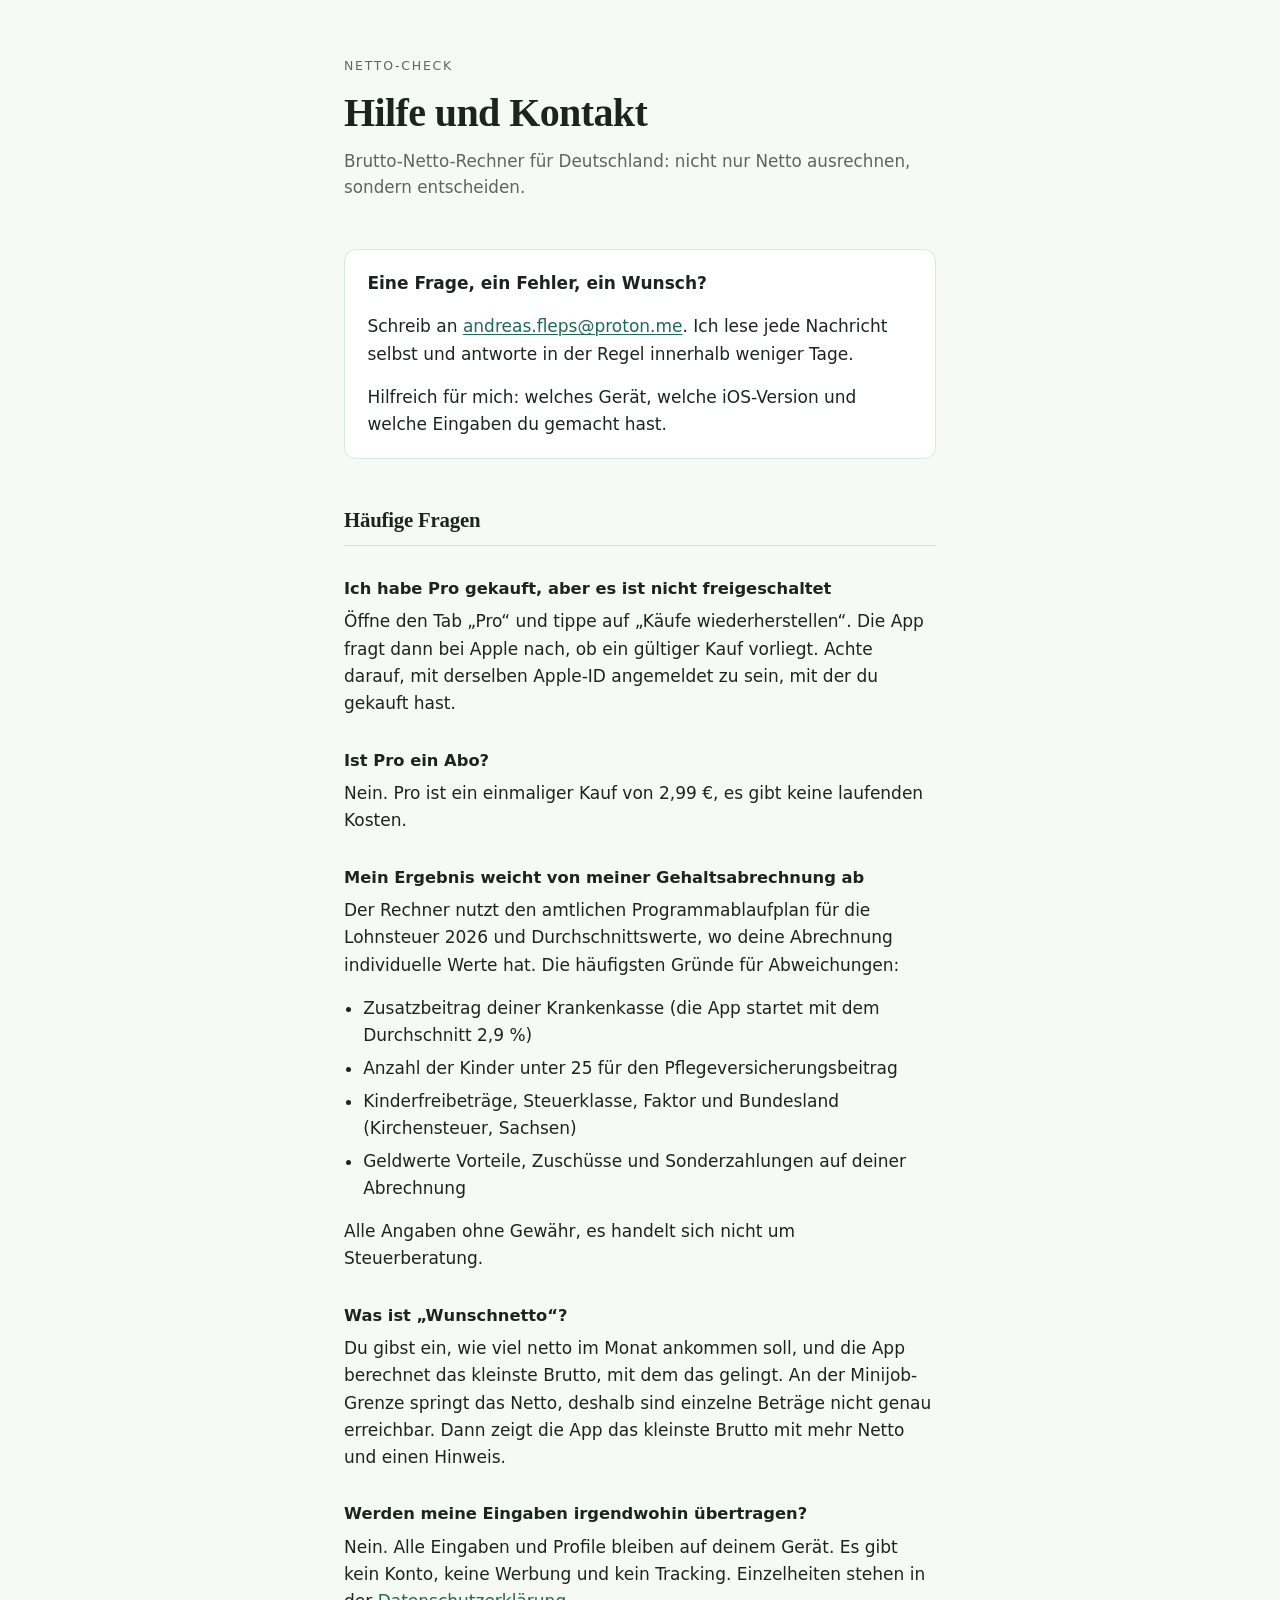
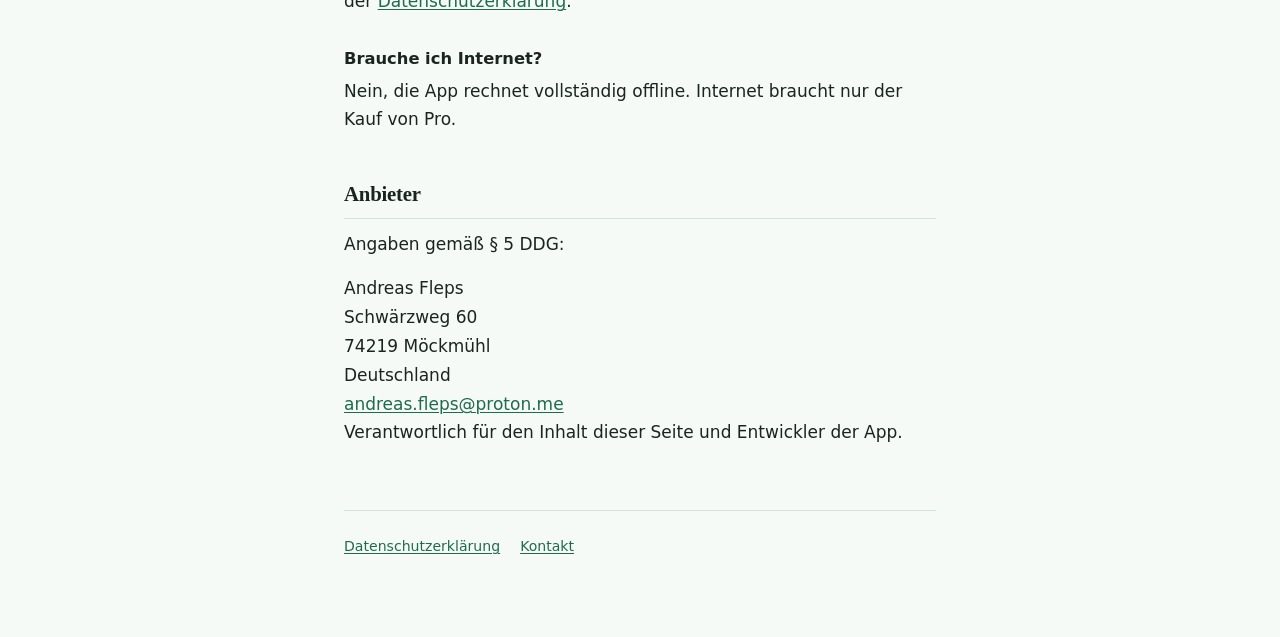
<file: index.html>
<!DOCTYPE html>
<html lang="de">
<head>
<meta charset="utf-8">
<meta name="viewport" content="width=device-width, initial-scale=1">
<title>Netto-Check — Hilfe und Kontakt</title>
<meta name="description" content="Hilfe, häufige Fragen und Kontakt zur App Netto-Check.">
<link rel="stylesheet" href="stil.css">
</head>
<body>
<div class="huelle">

  <header class="kopf">
    <p class="marke">Netto-Check</p>
    <h1>Hilfe und Kontakt</h1>
    <p class="vorspann">Brutto-Netto-Rechner für Deutschland: nicht nur Netto ausrechnen, sondern entscheiden.</p>
  </header>

  <div class="karte">
    <p><strong>Eine Frage, ein Fehler, ein Wunsch?</strong></p>
    <p>Schreib an <a href="mailto:andreas.fleps@proton.me">andreas.fleps@proton.me</a>. Ich lese jede Nachricht selbst und antworte in der Regel innerhalb weniger Tage.</p>
    <p>Hilfreich für mich: welches Gerät, welche iOS-Version und welche Eingaben du gemacht hast.</p>
  </div>

  <h2>Häufige Fragen</h2>

  <h3>Ich habe Pro gekauft, aber es ist nicht freigeschaltet</h3>
  <p>Öffne den Tab „Pro“ und tippe auf „Käufe wiederherstellen“. Die App fragt dann bei Apple nach, ob ein gültiger Kauf vorliegt. Achte darauf, mit derselben Apple-ID angemeldet zu sein, mit der du gekauft hast.</p>

  <h3>Ist Pro ein Abo?</h3>
  <p>Nein. Pro ist ein einmaliger Kauf von 2,99 €, es gibt keine laufenden Kosten.</p>

  <h3>Mein Ergebnis weicht von meiner Gehaltsabrechnung ab</h3>
  <p>Der Rechner nutzt den amtlichen Programmablaufplan für die Lohnsteuer 2026 und Durchschnittswerte, wo deine Abrechnung individuelle Werte hat. Die häufigsten Gründe für Abweichungen:</p>
  <ul>
    <li>Zusatzbeitrag deiner Krankenkasse (die App startet mit dem Durchschnitt 2,9 %)</li>
    <li>Anzahl der Kinder unter 25 für den Pflegeversicherungsbeitrag</li>
    <li>Kinderfreibeträge, Steuerklasse, Faktor und Bundesland (Kirchensteuer, Sachsen)</li>
    <li>Geldwerte Vorteile, Zuschüsse und Sonderzahlungen auf deiner Abrechnung</li>
  </ul>
  <p>Alle Angaben ohne Gewähr, es handelt sich nicht um Steuerberatung.</p>

  <h3>Was ist „Wunschnetto“?</h3>
  <p>Du gibst ein, wie viel netto im Monat ankommen soll, und die App berechnet das kleinste Brutto, mit dem das gelingt. An der Minijob-Grenze springt das Netto, deshalb sind einzelne Beträge nicht genau erreichbar. Dann zeigt die App das kleinste Brutto mit mehr Netto und einen Hinweis.</p>

  <h3>Werden meine Eingaben irgendwohin übertragen?</h3>
  <p>Nein. Alle Eingaben und Profile bleiben auf deinem Gerät. Es gibt kein Konto, keine Werbung und kein Tracking. Einzelheiten stehen in der <a href="datenschutz.html">Datenschutzerklärung</a>.</p>

  <h3>Brauche ich Internet?</h3>
  <p>Nein, die App rechnet vollständig offline. Internet braucht nur der Kauf von Pro.</p>

  <h2>Anbieter</h2>
  <p>Angaben gemäß § 5 DDG:</p>
  <address class="anschrift">
    Andreas Fleps<br>
    Schwärzweg 60<br>
    74219 Möckmühl<br>
    Deutschland<br>
    <a href="mailto:andreas.fleps@proton.me">andreas.fleps@proton.me</a>
  </address>
  <p>Verantwortlich für den Inhalt dieser Seite und Entwickler der App.</p>

  <footer class="fuss">
    <a href="datenschutz.html">Datenschutzerklärung</a>
    <a href="mailto:andreas.fleps@proton.me">Kontakt</a>
  </footer>

</div>
</body>
</html>
</file>
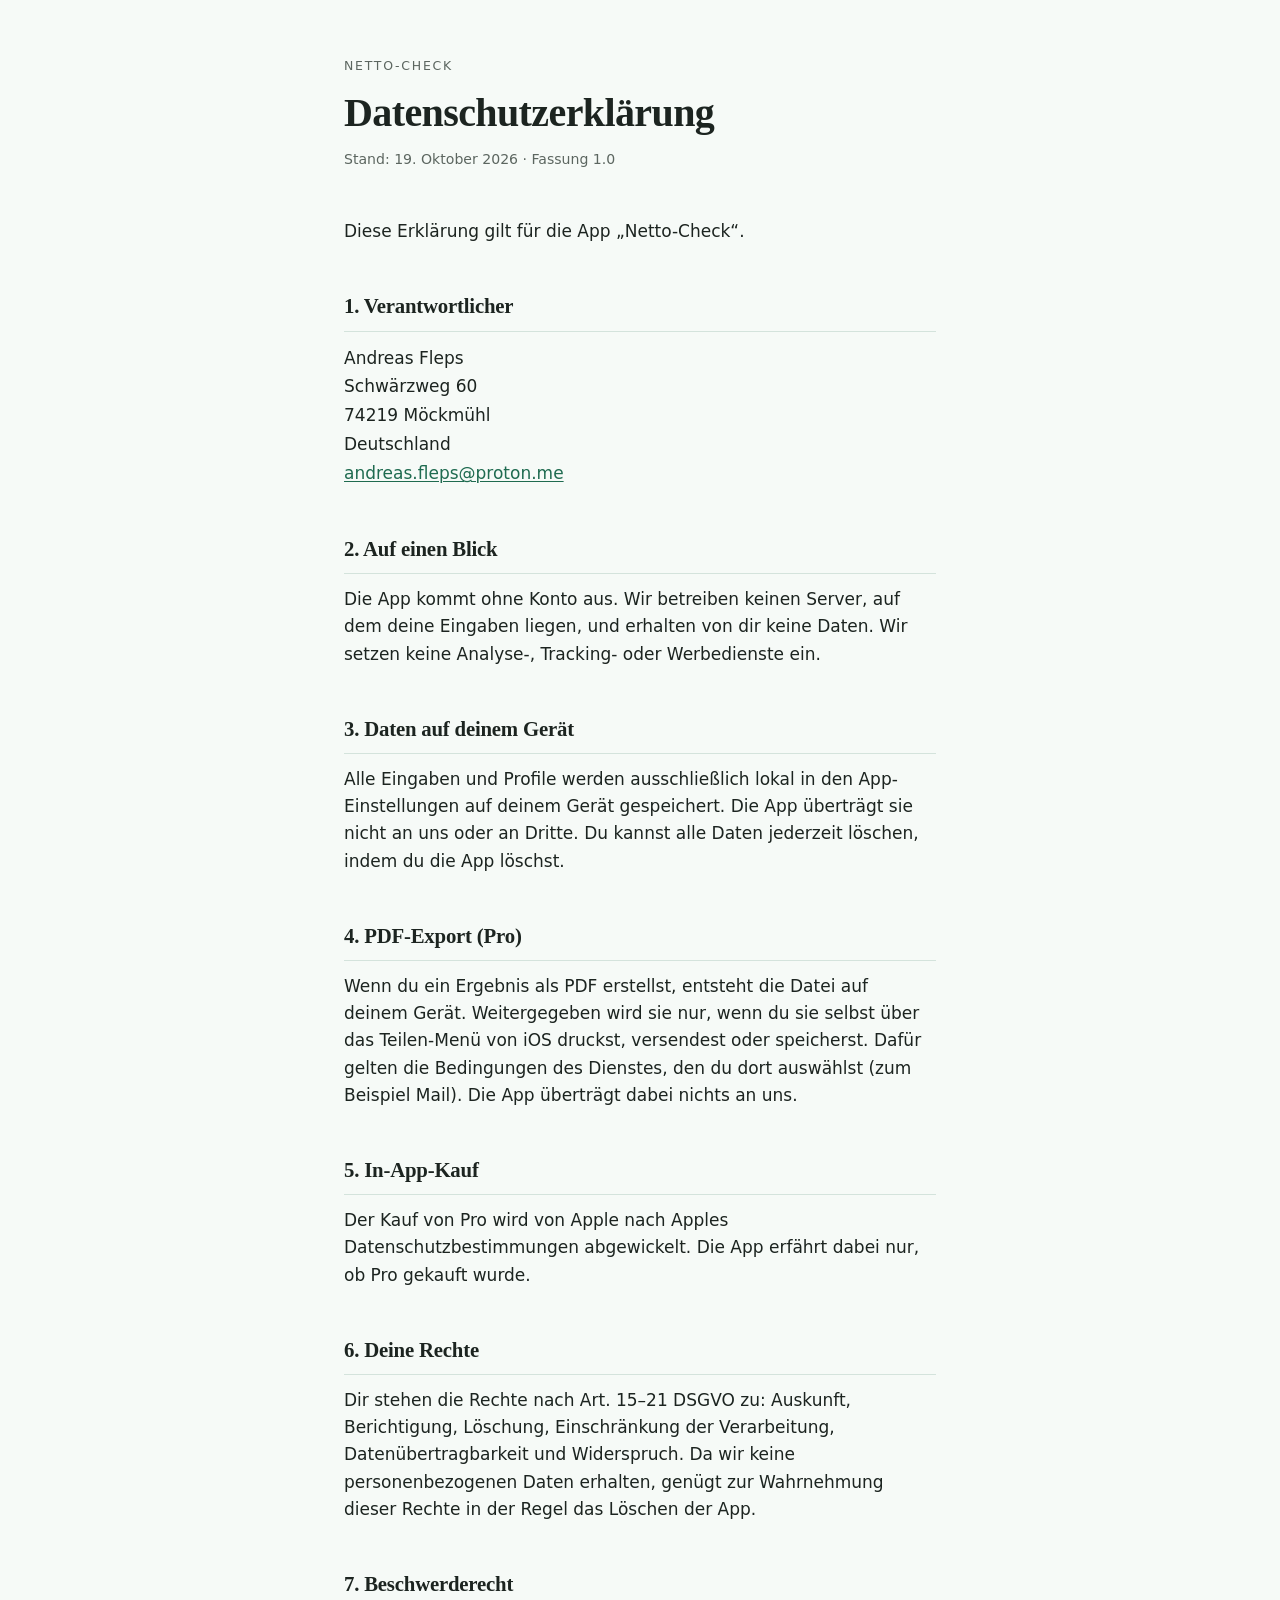
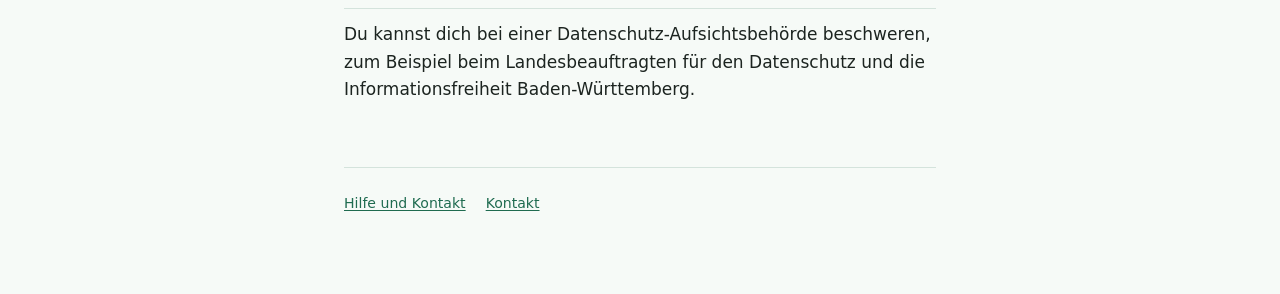
<file: datenschutz.html>
<!DOCTYPE html>
<html lang="de">
<head>
<meta charset="utf-8">
<meta name="viewport" content="width=device-width, initial-scale=1">
<title>Datenschutzerklärung — Netto-Check</title>
<meta name="description" content="Welche Daten die App Netto-Check verarbeitet — und welche nicht.">
<link rel="stylesheet" href="stil.css">
</head>
<body>
<div class="huelle">

  <header class="kopf">
    <p class="marke">Netto-Check</p>
    <h1>Datenschutzerklärung</h1>
    <p class="stand">Stand: 19. Oktober 2026 · Fassung 1.0</p>
  </header>

  <p>Diese Erklärung gilt für die App „Netto-Check“.</p>

  <h2>1. Verantwortlicher</h2>
  <address class="anschrift">
    Andreas Fleps<br>
    Schwärzweg 60<br>
    74219 Möckmühl<br>
    Deutschland<br>
    <a href="mailto:andreas.fleps@proton.me">andreas.fleps@proton.me</a>
  </address>

  <h2>2. Auf einen Blick</h2>
  <p>Die App kommt ohne Konto aus. Wir betreiben keinen Server, auf dem deine Eingaben liegen, und erhalten von dir keine Daten. Wir setzen keine Analyse-, Tracking- oder Werbedienste ein.</p>

  <h2>3. Daten auf deinem Gerät</h2>
  <p>Alle Eingaben und Profile werden ausschließlich lokal in den App-Einstellungen auf deinem Gerät gespeichert. Die App überträgt sie nicht an uns oder an Dritte. Du kannst alle Daten jederzeit löschen, indem du die App löschst.</p>

  <h2>4. PDF-Export (Pro)</h2>
  <p>Wenn du ein Ergebnis als PDF erstellst, entsteht die Datei auf deinem Gerät. Weitergegeben wird sie nur, wenn du sie selbst über das Teilen-Menü von iOS druckst, versendest oder speicherst. Dafür gelten die Bedingungen des Dienstes, den du dort auswählst (zum Beispiel Mail). Die App überträgt dabei nichts an uns.</p>

  <h2>5. In-App-Kauf</h2>
  <p>Der Kauf von Pro wird von Apple nach Apples Datenschutzbestimmungen abgewickelt. Die App erfährt dabei nur, ob Pro gekauft wurde.</p>

  <h2>6. Deine Rechte</h2>
  <p>Dir stehen die Rechte nach Art. 15–21 DSGVO zu: Auskunft, Berichtigung, Löschung, Einschränkung der Verarbeitung, Datenübertragbarkeit und Widerspruch. Da wir keine personenbezogenen Daten erhalten, genügt zur Wahrnehmung dieser Rechte in der Regel das Löschen der App.</p>

  <h2>7. Beschwerderecht</h2>
  <p>Du kannst dich bei einer Datenschutz-Aufsichtsbehörde beschweren, zum Beispiel beim Landesbeauftragten für den Datenschutz und die Informationsfreiheit Baden-Württemberg.</p>

  <footer class="fuss">
    <a href="index.html">Hilfe und Kontakt</a>
    <a href="mailto:andreas.fleps@proton.me">Kontakt</a>
  </footer>

</div>
</body>
</html>
</file>
<file: stil.css>
/* Farben und Typografie der App „Netto-Check" —
   Tannengrün auf hellem Grund. */

:root {
  --sand: #f6faf7;
  --karte: #ffffff;
  --tinte: #1c2420;
  --tinte-leise: #5c6660;
  --schiefer: #1f6b50;
  --gold: #2d5f7a;
  --linie: rgba(31, 107, 80, 0.16);
  --linie-zart: rgba(31, 107, 80, 0.08);
}

@media (prefers-color-scheme: dark) {
  :root {
    --sand: #101614;
    --karte: #192220;
    --tinte: #e8e4d9;
    --tinte-leise: #9aa49e;
    --schiefer: #7fcfae;
    --gold: #7fb0cf;
    --linie: rgba(127, 207, 174, 0.22);
    --linie-zart: rgba(127, 207, 174, 0.1);
  }
}

* {
  box-sizing: border-box;
}

body {
  margin: 0;
  padding: 0;
  background: var(--sand);
  color: var(--tinte);
  font-family: system-ui, -apple-system, "Segoe UI", Roboto, sans-serif;
  font-size: 17px;
  line-height: 1.6;
  -webkit-font-smoothing: antialiased;
}

.huelle {
  max-width: 40rem;
  margin: 0 auto;
  padding: 3.5rem 1.5rem 5rem;
}

/* ── Kopf ── */

.kopf {
  margin-bottom: 3rem;
}

.marke {
  font-size: 0.78rem;
  letter-spacing: 0.14em;
  text-transform: uppercase;
  color: var(--tinte-leise);
  margin: 0 0 0.9rem;
}

h1 {
  font-family: ui-serif, Georgia, "Times New Roman", serif;
  font-size: clamp(1.9rem, 5vw, 2.5rem);
  font-weight: 600;
  letter-spacing: -0.015em;
  line-height: 1.15;
  text-wrap: balance;
  margin: 0 0 0.7rem;
}

.stand {
  font-size: 0.88rem;
  color: var(--tinte-leise);
  margin: 0;
}

.vorspann {
  font-size: 1.05rem;
  color: var(--tinte-leise);
  margin: 0;
}

/* ── Text ── */

h2 {
  font-family: ui-serif, Georgia, "Times New Roman", serif;
  font-size: 1.3rem;
  font-weight: 600;
  letter-spacing: -0.01em;
  margin: 2.75rem 0 0.75rem;
  padding-bottom: 0.5rem;
  border-bottom: 1px solid var(--linie);
}

h3 {
  font-size: 1.02rem;
  font-weight: 600;
  margin: 1.9rem 0 0.4rem;
}

p {
  margin: 0 0 1rem;
}

ul {
  margin: 0 0 1rem;
  padding-left: 1.2rem;
}

li {
  margin-bottom: 0.35rem;
}

a {
  color: var(--schiefer);
  text-decoration-thickness: 1px;
  text-underline-offset: 2px;
}

a:hover {
  color: var(--gold);
}

a:focus-visible {
  outline: 2px solid var(--gold);
  outline-offset: 2px;
  border-radius: 2px;
}

.anschrift {
  font-style: normal;
  line-height: 1.7;
}

/* ── Karten und Hinweise ── */

.karte {
  background: var(--karte);
  border: 1px solid var(--linie);
  border-radius: 12px;
  padding: 1.25rem 1.4rem;
  margin: 1.5rem 0;
}

.karte p:last-child {
  margin-bottom: 0;
}

.rechtsgrund {
  font-size: 0.88rem;
  color: var(--tinte-leise);
  border-left: 2px solid var(--linie);
  padding-left: 0.85rem;
  margin: 1.1rem 0 1.5rem;
}

/* ── Fuß ── */

.fuss {
  margin-top: 4rem;
  padding-top: 1.5rem;
  border-top: 1px solid var(--linie);
  font-size: 0.88rem;
  color: var(--tinte-leise);
  display: flex;
  gap: 1.25rem;
  flex-wrap: wrap;
}
</file>
